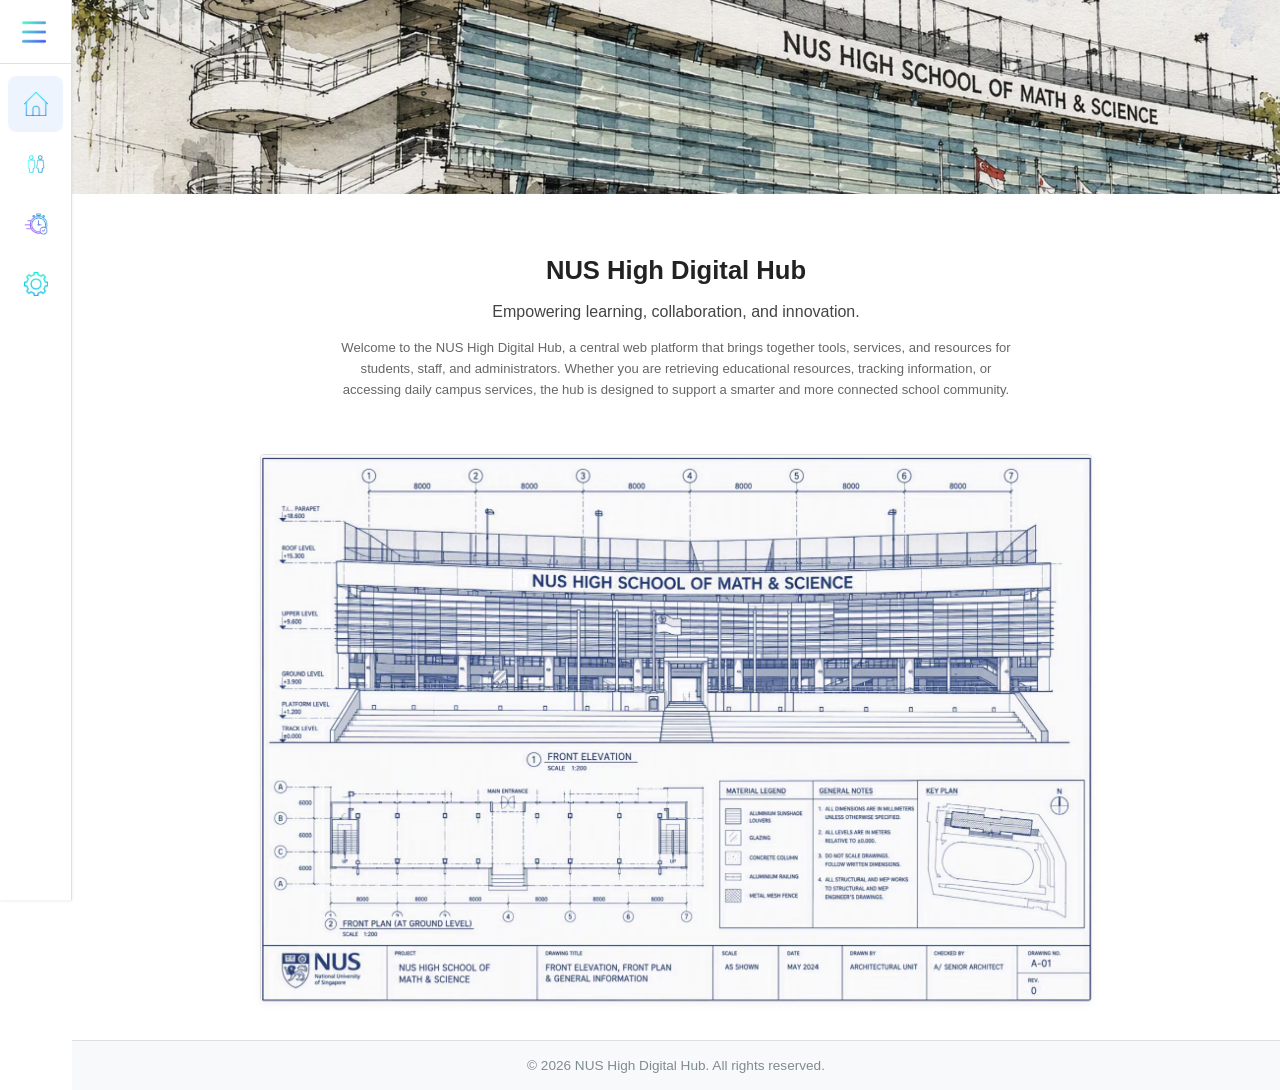
<file: index.html>
<!DOCTYPE html>
<html lang="en">
<head>
    <meta charset="UTF-8">
    <meta name="viewport" content="width=device-width, initial-scale=1.0">
    <title>NUSH Digital Hub</title>
    <link rel="stylesheet" href="css/styles.css">
    <meta name="description" content="School Digital Hub - Access digital tools for washroom management, exam clock, and more.">
</head>
<body>
    <!-- Sidebar Navigation -->
    <aside class="sidebar sidebar--collapsed" role="navigation" aria-label="Main navigation">
        <div class="sidebar__header">
            <button class="sidebar__toggle" aria-label="Toggle navigation menu" title="Toggle menu">
                <img src="images/menu.png" alt="Menu" class="menu-toggle-img">
            </button>
        </div>
        <nav class="sidebar__nav">
            <ul class="sidebar__nav-list" role="list">
                <li class="sidebar__nav-item">
                    <a href="index.html" class="sidebar__nav-link sidebar__nav-link--active" aria-current="page">
                        <span class="sidebar__nav-icon"><img src="images/home.png" alt="" class="nav-icon-img"></span>
                        <span class="sidebar__nav-text">Home</span>
                    </a>
                </li>
                <li class="sidebar__nav-item">
                    <a href="tools/washroom.html" class="sidebar__nav-link">
                        <span class="sidebar__nav-icon"><img src="images/toilet-signs.png" alt="" class="nav-icon-img"></span>
                        <span class="sidebar__nav-text">Washroom Pass</span>
                    </a>
                </li>
                <li class="sidebar__nav-item">
                    <a href="tools/exam-clock.html" class="sidebar__nav-link">
                        <span class="sidebar__nav-icon"><img src="images/clock.png" alt="" class="nav-icon-img"></span>
                        <span class="sidebar__nav-text">Exam Clock</span>
                    </a>
                </li>
                <li class="sidebar__nav-item">
                    <a href="#" class="sidebar__nav-link">
                        <span class="sidebar__nav-icon"><img src="images/gear.png" alt="" class="nav-icon-img"></span>
                        <span class="sidebar__nav-text">Admin Settings</span>
                    </a>
                </li>
            </ul>
        </nav>
    </aside>

    <!-- Mobile Overlay -->
    <div class="sidebar-overlay" aria-hidden="true"></div>

    <!-- Main Content -->
    <main class="main-content expanded" role="main">
        <!-- Banner, text, blueprint, and footer stay here -->
        <div class="banner">
            <img src="images/nus-high-banner.png" alt="NUS High School of Math & Science" class="banner__img">
        </div>

        <!-- Paragraph Container -->
<div class="content container text-center">
    <h1 class="content__title">NUS High Digital Hub</h1>
    <p class="content__tagline">Empowering learning, collaboration, and innovation.</p>
    <p class="content__description">
        Welcome to the NUS High Digital Hub, a central web platform that brings together tools, services, and resources for students, staff, and administrators. Whether you are retrieving educational resources, tracking information, or accessing daily campus services, the hub is designed to support a smarter and more connected school community.
    </p>
</div>

<!-- Image Container -->
<div class="container blueprint-container">
    <img src="images/nus-high-blueprint.png" alt="NUS High School Blueprint" class="content__img blueprint-img">
</div>

        <!-- Footer -->
        <footer class="footer" role="contentinfo">
            <p>© 2026 NUS High Digital Hub. All rights reserved.</p>
        </footer>
    </main>

    <script src="js/main.js"></script>
</body>
</html>
</file>
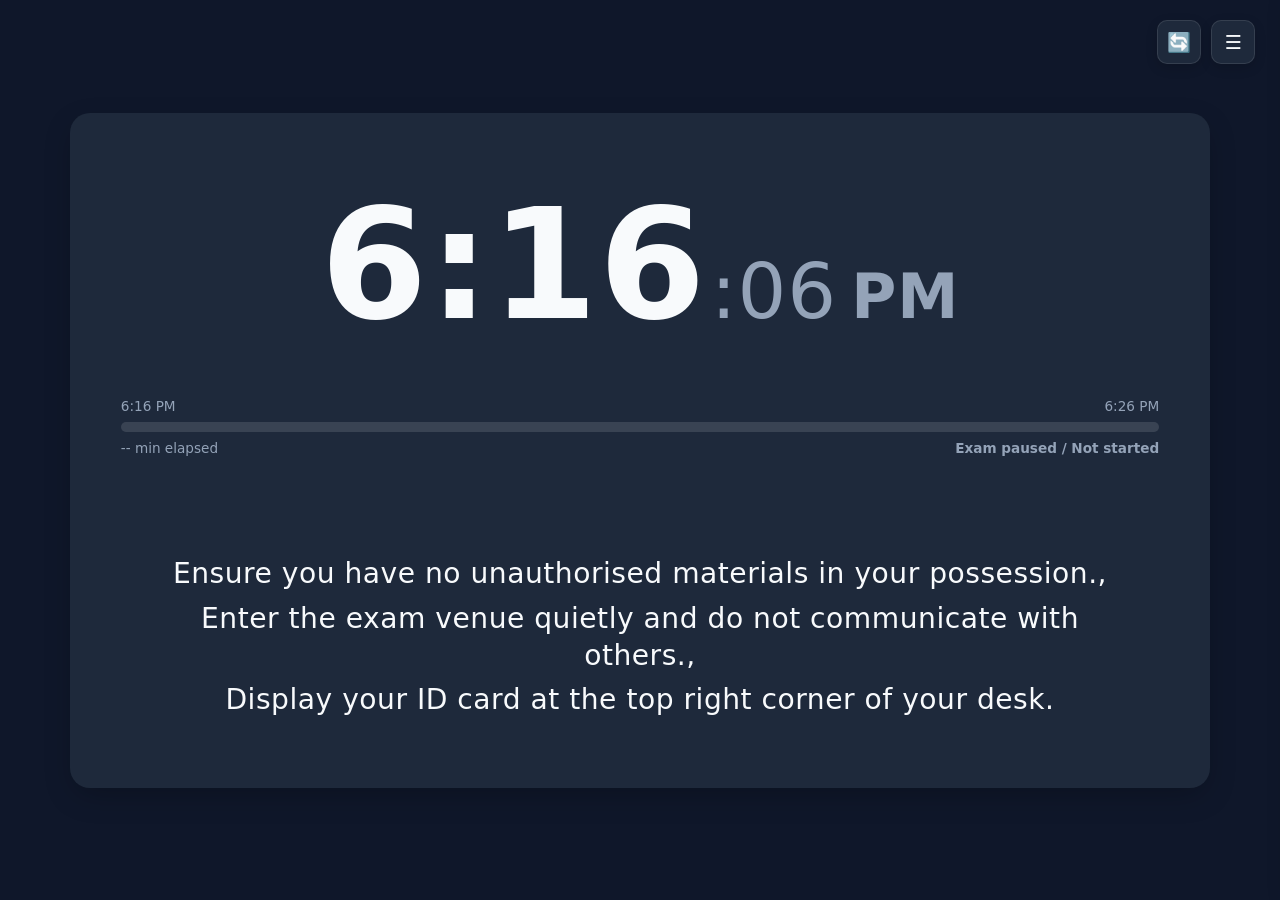
<file: tools/exam-clock.html>
<!DOCTYPE html>
<html lang="en">
<head>
    <meta charset="UTF-8">
    <meta name="viewport" content="width=device-width, initial-scale=1.0">
    <title>Exam Clock</title>
    <!-- 
      ========================================================================
      STYLESHEET SECTION (CSS)
      ========================================================================
      Modify colors, typography, layout, and sidebar drawer styles here.
    -->
    <style>
        :root {
            --bg-color: #0f172a;       /* Dark theme background */
            --card-bg: #1e293b;        /* Card background */
            --text-color: #f8fafc;     /* Primary text color */
            --text-muted: #94a3b8;     /* Secondary/muted text color */
            --accent-color: #f8fafc;   /* White/light elapsed bar color */
            --remaining-color: rgba(255, 255, 255, 0.12); /* Neutral background before last 5 mins */
            --danger-color: #ef4444;   /* Red warning color for last 5 mins */
            --border-color: rgba(255, 255, 255, 0.1);
        }

        /* Light theme overrides with custom selected button & elapsed bar styling */
        body.light-theme {
            --bg-color: #f1f5f9;
            --card-bg: #ffffff;
            --text-color: #0f172a;
            --text-muted: #64748b;
            --accent-color: #555a63; /* Light theme elapsed progress bar color */
            --remaining-color: rgba(0, 0, 0, 0.25);
            --border-color: rgba(0, 0, 0, 0.15);
        }

        * {
            box-sizing: border-box;
            margin: 0;
            padding: 0;
            font-family: system-ui, -apple-system, BlinkMacSystemFont, 'Segoe UI', Roboto, Oxygen, Ubuntu, Cantarell, sans-serif;
        }

        body {
            background-color: var(--bg-color);
            color: var(--text-color);
            min-height: 100vh;
            display: flex;
            flex-direction: column;
            justify-content: center;
            align-items: center;
            padding: 20px;
            transition: background-color 0.3s, color 0.3s;
            overflow-x: hidden;
            position: relative;
        }

        /* Top-Right Corner Controls */
        .page-top-actions {
            position: absolute;
            top: 20px;
            right: 25px;
            display: flex;
            gap: 10px;
            z-index: 100;
        }

        .icon-btn {
            background: var(--card-bg);
            border: 1px solid var(--border-color);
            color: var(--text-color);
            width: 44px;
            height: 44px;
            border-radius: 10px;
            cursor: pointer;
            font-size: 1.2rem;
            display: flex;
            align-items: center;
            justify-content: center;
            box-shadow: 0 4px 12px rgba(0,0,0,0.15);
            transition: background-color 0.2s, transform 0.1s;
        }
        .icon-btn:hover { background-color: rgba(128, 128, 128, 0.1); }
        .icon-btn:active { transform: scale(0.95); }

       /* Main Wrapper Card - Now flexible and fills the available screen */
        .clock-container {
            background-color: var(--card-bg);
            border-radius: 20px;
            padding: 5vh 4vw; /* Scales dynamically based on viewport height and width */
            box-shadow: 0 10px 30px -5px rgba(0, 0, 0, 0.25);
            width: 92%;       /* Takes up most of the screen width */
            max-width: 1400px; /* Allows it to expand large on big monitors */
            min-height: 75vh;  /* Ensures it maintains a prominent presence */
            display: flex;
            flex-direction: column;
            justify-content: space-around; /* Distributes vertical space nicely */
            position: relative;
            transition: background-color 0.3s;
        }

       /* Main Clock Display - Uses clamp() to fluidly scale with screen width */
        .timer-display {
            font-size: clamp(4rem, 12vw, 11rem); /* Scales from 4rem up to a massive 11rem on large displays */
            font-weight: 700;
            letter-spacing: 2px;
            font-variant-numeric: tabular-nums;
            color: var(--text-color);
            line-height: 1.1;
            display: flex;
            justify-content: center;
            align-items: baseline;
            gap: 4px;
        }

        /* Main Clock Display - Scales every part (hours, minutes, seconds, AM/PM) fluidly with screen size */
        .timer-display {
            font-size: clamp(4rem, 12vw, 13rem); /* Scales smoothly from small screens to huge monitors */
            font-weight: 700;
            letter-spacing: 1px;
            font-variant-numeric: tabular-nums;
            color: var(--text-color);
            line-height: 1.1;
            display: flex;
            justify-content: center;
            align-items: baseline;
            gap: 4px;
        }

        /* Seconds scale proportionally relative to the main clock size */
        .time-sec {
            font-size: 0.5em; /* Exactly half the size of the hours/minutes */
            color: var(--text-muted);
            font-weight: 500;
        }

        /* AM/PM scales proportionally relative to the main clock size */
        .time-ampm {
            font-size: 0.4em; /* Scales proportionally with the clock */
            color: var(--text-muted);
            font-weight: 600;
            margin-left: 10px;
        }

        /* Timeline / Progress Bar Section */
        .timeline-section {
            margin-bottom: 35px;
        }

        .timeline-header-info {
            display: flex;
            justify-content: space-between;
            font-size: 0.85rem;
            color: var(--text-muted);
            margin-bottom: 8px;
        }

        .timeline-bar-container {
            width: 100%;
            height: 10px;
            background-color: var(--remaining-color);
            border-radius: 5px;
            overflow: visible;
            position: relative;
            transition: background-color 0.3s;
        }

        .timeline-bar-fill {
            height: 100%;
            background-color: var(--accent-color);
            width: 0%;
            border-top-left-radius: 5px;
            border-bottom-left-radius: 5px;
            position: absolute;
            top: 0;
            left: 0;
            transition: background-color 0.3s;
        }

        .timeline-indicator-line {
            position: absolute;
            top: -4px;
            width: 2px;
            height: 18px;
            background-color: var(--text-color);
            transform: translateX(-50%);
            z-index: 5;
            display: none;
            box-shadow: 0 0 4px rgba(0,0,0,0.5);
        }

        .timeline-footer-info {
            display: flex;
            justify-content: space-between;
            font-size: 0.85rem;
            color: var(--text-muted);
            margin-top: 8px;
            align-items: center;
        }

        #statusLabel {
            font-weight: 600;
            font-size: 0.85rem;
            transition: color 0.3s, font-size 0.3s;
        }

        /* Warning state: Status label turns red and gets slightly bigger */
        #statusLabel.warning {
            color: var(--danger-color);
            font-size: 1.05rem;
        }

        /* ====================================================================
           FLEXIBLE ON-SCREEN INSTRUCTIONS SECTION
           ==================================================================== */
        .instructions-display {
            text-align: center;
            min-height: 80px;
            display: flex;
            flex-direction: column;
            justify-content: center;
            gap: 8px;
            margin-top: 2vh;
            padding: 0 20px;
        }

        .instruction-line {
            /* Uses clamp() to fluidly scale text size based on screen width (from 1rem up to 2.2rem) */
            font-size: clamp(1rem, 2.2vw, 2.2rem);
            color: var(--text-color);
            font-weight: 400;
            line-height: 1.3;
            letter-spacing: 0.5px;
        }

        /* ====================================================================
           SIDEBAR DRAWER & OVERLAY STYLES
           ==================================================================== */
        .sidebar-overlay {
            position: fixed;
            top: 0;
            left: 0;
            width: 100%;
            height: 100%;
            background: rgba(0, 0, 0, 0.5);
            backdrop-filter: blur(2px);
            z-index: 999;
            opacity: 0;
            visibility: hidden;
            transition: opacity 0.3s ease, visibility 0.3s ease;
        }

        .sidebar-overlay.open {
            opacity: 1;
            visibility: visible;
        }

        .sidebar-drawer {
            position: fixed;
            top: 0;
            right: -420px;
            width: 100%;
            max-width: 400px;
            height: 100%;
            background-color: var(--card-bg);
            border-left: 1px solid var(--border-color);
            box-shadow: -5px 0 25px rgba(0, 0, 0, 0.3);
            z-index: 1000;
            display: flex;
            flex-direction: column;
            transition: right 0.3s cubic-bezier(0.4, 0, 0.2, 1);
            padding: 25px;
            overflow-y: auto;
        }

        .sidebar-drawer.open {
            right: 0;
        }

        .sidebar-header {
            display: flex;
            justify-content: space-between;
            align-items: center;
            margin-bottom: 25px;
            border-bottom: 1px solid var(--border-color);
            padding-bottom: 15px;
        }

        .sidebar-title {
            font-size: 1.1rem;
            font-weight: 600;
            color: var(--text-color);
        }

        .close-sidebar-btn {
            background: transparent;
            border: none;
            color: var(--text-muted);
            font-size: 1.5rem;
            cursor: pointer;
        }
        .close-sidebar-btn:hover { color: var(--text-color); }

        .sidebar-section {
            margin-bottom: 22px;
        }

        .sub-section-header {
            display: flex;
            justify-content: space-between;
            align-items: baseline;
            margin-bottom: 8px;
        }

        .sub-section-title {
            font-size: 0.85rem;
            font-weight: 600;
            color: var(--text-muted);
            text-transform: uppercase;
        }

        .input-duration-hint {
            font-size: 0.8rem;
            color: var(--text-muted);
            opacity: 0.7;
            font-weight: normal;
        }

        .control-input {
            width: 100%;
            background: rgba(128, 128, 128, 0.1);
            border: 1px solid var(--border-color);
            color: var(--text-color);
            padding: 10px 12px;
            border-radius: 8px;
            font-size: 0.95rem;
            outline: none;
        }
        body.light-theme .control-input { background: #f8fafc; }

        .btn-row {
            display: flex;
            gap: 6px;
            flex-wrap: wrap;
        }

        .badge-btn {
            background: transparent;
            border: 1px solid var(--border-color);
            color: var(--text-color);
            padding: 8px 12px;
            border-radius: 8px;
            font-size: 0.85rem;
            cursor: pointer;
            font-weight: 600;
            flex: 1;
            transition: background-color 0.2s, color 0.2s;
        }
        body.light-theme .badge-btn {
            background: rgba(0, 0, 0, 0.04);
            color: #0f172a;
            border-color: #cbd5e1;
        }

        /* In light theme, only the selected/active button background changes to #555a63 */
        .badge-btn.active {
            background-color: var(--text-color);
            color: var(--card-bg);
            border-color: var(--text-color);
        }
        body.light-theme .badge-btn.active {
            background-color: #555a63;
            color: #ffffff;
            border-color: #555a63;
        }

        .primary-action-btn {
            width: 100%;
            background-color: #1e293b;
            color: #ffffff;
            border: none;
            padding: 12px 20px;
            border-radius: 8px;
            font-weight: 600;
            cursor: pointer;
            display: flex;
            align-items: center;
            justify-content: center;
            gap: 8px;
            margin-top: 10px;
        }
        body.light-theme .primary-action-btn {
            background-color: #555a63;
            color: #ffffff;
        }

        .textarea-instructions {
            width: 100%;
            background: rgba(128, 128, 128, 0.1);
            border: 1px solid var(--border-color);
            color: var(--text-color);
            padding: 12px;
            border-radius: 8px;
            font-size: 0.9rem;
            resize: vertical;
            min-height: 80px;
        }
        body.light-theme .textarea-instructions { background: #f8fafc; }

        .chip-container {
            display: flex;
            gap: 6px;
            flex-wrap: wrap;
            margin-top: 8px;
        }

        .chip {
            background: transparent;
            border: 1px solid var(--border-color);
            color: var(--text-muted);
            padding: 6px 10px;
            border-radius: 16px;
            font-size: 0.75rem;
            cursor: pointer;
        }
        .chip:hover { border-color: var(--text-color); color: var(--text-color); }

        .checkbox-row {
            display: flex;
            align-items: center;
            font-size: 0.9rem;
            color: var(--text-color);
        }
        .checkbox-row label {
            display: flex;
            align-items: center;
            gap: 8px;
            cursor: pointer;
        }
    </style>
</head>
<body>

    <!-- Top Right Corner Controls (Hamburger & Reset) -->
    <div class="page-top-actions">
        <button class="icon-btn" id="resetTopBtn" title="Reset Exam">🔄</button>
        <button class="icon-btn" id="hamburgerBtn" title="Groups and options">☰</button>
    </div>

    <!-- Sliding Sidebar Drawer & Overlay -->
    <div class="sidebar-overlay" id="sidebarOverlay"></div>

    <div class="sidebar-drawer" id="sidebarDrawer">
        <div class="sidebar-header">
            <span class="sidebar-title">Groups and options</span>
            <button class="close-sidebar-btn" id="closeSidebarBtn">&times;</button>
        </div>

        <!-- 1. Start Time -->
        <div class="sidebar-section">
            <div class="sub-section-title" style="margin-bottom: 8px;">Start time</div>
            <input type="time" id="startTimeInput" class="control-input">
        </div>

        <!-- 2. End Time -->
        <div class="sidebar-section">
            <div class="sub-section-header">
                <span class="sub-section-title">End time</span>
                <span class="input-duration-hint" id="durationHint">-- min</span>
            </div>
            <input type="time" id="endTimeInput" class="control-input">
        </div>

        <!-- 3. On-Screen Instructions Editor -->
        <div class="sidebar-section">
            <div class="sub-section-title" style="margin-bottom: 8px;">On-screen instructions</div>
            <textarea class="textarea-instructions" id="instructionTextarea">
                Ensure you have no unauthorised materials in your possession., 
                Enter the exam venue quietly and do not communicate with others.,
            Display your ID card at the top right corner of your desk.</textarea>
            <div class="chip-container">
                <button class="chip" onclick="addInstructionChip('Ensure you have no unauthorised materials in your possession.')">+ Ensure you have no unauthorised materials in your possession.</button>
                <button class="chip" onclick="addInstructionChip('Enter the exam venue quietly and do not communicate with others.')">+ Enter the exam venue quietly and do not communicate with others.</button>
                <button class="chip" onclick="addInstructionChip('Display your ID card at the top right corner of your desk.')">+ Display your ID card at the top right corner of your desk.</button>
            </div>
        </div>

        <!-- 4. Clock Display Settings -->
        <div class="sidebar-section">
            <div class="sub-section-title" style="margin-bottom: 8px;">Clock display</div>
            <div class="checkbox-row">
                <label><input type="checkbox" id="showSecondsCheckbox" checked> Show seconds</label>
            </div>
        </div>

        <!-- 5. Time Format -->
        <div class="sidebar-section">
            <div class="sub-section-title" style="margin-bottom: 8px;">Time format</div>
            <div class="btn-row">
                <button class="badge-btn" id="format24hBtn">24-hour</button>
                <button class="badge-btn active" id="format12hBtn">12-hour (AM/PM)</button>
            </div>
        </div>

        <!-- 6. Theme Switcher -->
        <div class="sidebar-section">
            <div class="sub-section-title" style="margin-bottom: 8px;">Panel theme</div>
            <div class="btn-row">
                <button class="badge-btn active" id="darkThemeBtn">Dark theme</button>
                <button class="badge-btn" id="lightThemeBtn">Light theme</button>
            </div>
        </div>

        <!-- 7. Fullscreen Action -->
        <div class="sidebar-section" style="margin-top: auto;">
            <button class="primary-action-btn" id="fullscreenBtn">
                ⤢ Full screen
            </button>
        </div>
    </div>

    <!-- Main Clean Clock Screen -->
    <div class="clock-container" id="clockContainer">
        
        <!-- Main Clock Display Area -->
        <div class="clock-display-area">
            <div class="timer-display" id="mainClockDisplay">
                7:44<span class="time-sec">:47</span><span class="time-ampm">PM</span>
            </div>
        </div>

        <!-- Running Timeline / Progress Bar -->
        <div class="timeline-section">
            <div class="timeline-header-info">
                <span id="startTimeLabel">--:--</span>
                <span id="endTimeLabel">--:--</span>
            </div>
            <div class="timeline-bar-container" id="timelineBarContainer">
                <div class="timeline-bar-fill" id="timelineBarFill"></div>
                <div class="timeline-indicator-line" id="timelineIndicatorLine"></div>
            </div>
            <div class="timeline-footer-info">
                <span id="elapsedTimeLabel">-- min elapsed</span>
                <span id="statusLabel">Set start and end time</span>
            </div>
        </div>

        <!-- On-Screen Instructions Display -->
        <div class="instructions-display" id="instructionsDisplayBox">
            <div class="instruction-line">Phones off, in bags</div>
            <div class="instruction-line">No candidate may leave before 10:00</div>
        </div>

    </div>

    <!-- 
      ========================================================================
      JAVASCRIPT LOGIC SECTION
      ========================================================================
      Handles countdown states, status label warning triggers for last 5 minutes, 
      and sidebar management.
    -->
    <script>
        document.addEventListener('DOMContentLoaded', () => {
            // --- State Variables ---
            const startTimeInput = document.getElementById('startTimeInput');
            const endTimeInput = document.getElementById('endTimeInput');
            const showSecondsCheckbox = document.getElementById('showSecondsCheckbox');
            const durationHint = document.getElementById('durationHint');
            const mainClockDisplay = document.getElementById('mainClockDisplay');
            const statusLabel = document.getElementById('statusLabel');
            
            let is12HourFormat = true;
            let isConfigured = false;

            // Initialize default start and end times
            function initDefaultTimes() {
                const now = new Date();
                const hh = String(now.getHours()).padStart(2, '0');
                const mm = String(now.getMinutes()).padStart(2, '0');
                startTimeInput.value = `${hh}:${mm}`;

                let endDate = new Date(now.getTime() + 10 * 60000);
                const endHh = String(endDate.getHours()).padStart(2, '0');
                const endMm = String(endDate.getMinutes()).padStart(2, '0');
                endTimeInput.value = `${endHh}:${endMm}`;
                
                isConfigured = false;
            }
            initDefaultTimes();

            // --- Helper: Format Time into 12h or 24h with smaller spans ---
            function formatClockHtml(date) {
                let hours = date.getHours();
                let minutes = date.getMinutes();
                let seconds = date.getSeconds();
                let ampmHtml = '';

                if (is12HourFormat) {
                    let ampmStr = hours >= 12 ? 'PM' : 'AM';
                    ampmHtml = `<span class="time-ampm">${ampmStr}</span>`;
                    hours = hours % 12;
                    hours = hours ? hours : 12; 
                } else {
                    hours = String(hours).padStart(2, '0');
                }

                const hh = hours;
                const mm = String(minutes).padStart(2, '0');
                const ss = String(seconds).padStart(2, '0');

                let secondsHtml = showSecondsCheckbox.checked ? `<span class="time-sec">:${ss}</span>` : '';

                return `${hh}:${mm}${secondsHtml}${ampmHtml}`;
            }

            // --- Helper: Format Date object to HH:MM (12h format string for labels) ---
            function formatLabelTime(date) {
                let hours = date.getHours();
                let minutes = date.getMinutes();
                let ampm = hours >= 12 ? ' PM' : ' AM';
                hours = hours % 12;
                hours = hours ? hours : 12;
                return `${hours}:${String(minutes).padStart(2, '0')}${ampm}`;
            }

            // --- Main Engine: Updates Every Second ---
            function updateExamClock() {
                const now = new Date();
                
                mainClockDisplay.innerHTML = formatClockHtml(now);

                if (!startTimeInput.value || !endTimeInput.value) return;

                const [startHours, startMins] = startTimeInput.value.split(':').map(Number);
                const [endHours, endMins] = endTimeInput.value.split(':').map(Number);
                
                let startDate = new Date(now);
                startDate.setHours(startHours || 0, startMins || 0, 0, 0);

                let endDate = new Date(now);
                endDate.setHours(endHours || 0, endMins || 0, 0, 0);

                if (endDate <= startDate) {
                    endDate.setDate(endDate.getDate() + 1);
                }

                let diffMs = endDate - startDate;
                let totalMins = Math.round(diffMs / 60000);
                let hoursPart = Math.floor(totalMins / 60);
                let minsPart = totalMins % 60;
                
                if (hoursPart > 0) {
                    durationHint.textContent = `${hoursPart}h ${minsPart}m`;
                } else {
                    durationHint.textContent = `${minsPart} min`;
                }

                document.getElementById('startTimeLabel').textContent = formatLabelTime(startDate);
                document.getElementById('endTimeLabel').textContent = formatLabelTime(endDate);

                if (!isConfigured) {
                    document.getElementById('elapsedTimeLabel').textContent = `-- min elapsed`;
                    statusLabel.textContent = "Exam paused / Not started";
                    statusLabel.classList.remove('warning');
                    return;
                }

                const currentTimeMs = now.getTime();
                const startTimeMs = startDate.getTime();
                const endTimeMs = endDate.getTime();

                const elapsedMs = currentTimeMs - startTimeMs;
                const totalDurationMs = endTimeMs - startTimeMs;

                const elapsedMins = Math.floor(elapsedMs / 60000);
                const remainingMs = endTimeMs - currentTimeMs;
                const remainingSecs = Math.ceil(remainingMs / 1000);

                const elapsedTimeLabel = document.getElementById('elapsedTimeLabel');
                const timelineBarFill = document.getElementById('timelineBarFill');
                const timelineIndicatorLine = document.getElementById('timelineIndicatorLine');
                const timelineBarContainer = document.getElementById('timelineBarContainer');

                if (currentTimeMs < startTimeMs) {
                    const diffToStartMs = startTimeMs - currentTimeMs;
                    const diffToStartMins = Math.ceil(diffToStartMs / 60000);
                    
                    elapsedTimeLabel.textContent = `Starts in ${diffToStartMins} min${diffToStartMins !== 1 ? 's' : ''}`;
                    statusLabel.textContent = "Upcoming exam";
                    timelineBarFill.style.width = '0%';
                    timelineIndicatorLine.style.display = 'none';
                    timelineBarContainer.style.backgroundColor = 'var(--remaining-color)';
                    statusLabel.classList.remove('warning');

                } else if (currentTimeMs >= startTimeMs && currentTimeMs <= endTimeMs) {
                    let progressPercent = (elapsedMs / totalDurationMs) * 100;
                    progressPercent = Math.min(Math.max(progressPercent, 0), 100);

                    timelineBarFill.style.width = `${progressPercent}%`;
                    timelineIndicatorLine.style.left = `${progressPercent}%`;
                    timelineIndicatorLine.style.display = 'block';

                    elapsedTimeLabel.textContent = `${Math.max(elapsedMins, 0)} min elapsed`;
                    
                    const remMins = Math.ceil(remainingSecs / 60);
                    statusLabel.textContent = `${remMins} min left`;

                    // If last 5 minutes (300 seconds), turn progress bar background & status label red
                    if (remainingSecs <= 300 && remainingSecs > 0) {
                        timelineBarContainer.style.backgroundColor = 'var(--danger-color)';
                        statusLabel.classList.add('warning');
                    } else {
                        timelineBarContainer.style.backgroundColor = 'var(--remaining-color)';
                        statusLabel.classList.remove('warning');
                    }

                } else {
                    timelineBarFill.style.width = '100%';
                    timelineIndicatorLine.style.display = 'none';
                    elapsedTimeLabel.textContent = `${Math.round(totalDurationMs / 60000)} min elapsed`;
                    statusLabel.textContent = "Paper finished";
                    timelineBarContainer.style.backgroundColor = 'var(--remaining-color)';
                    statusLabel.classList.remove('warning');
                }
            }

            setInterval(updateExamClock, 1000);
            updateExamClock();

            // --- Sidebar Toggle Logic ---
            const hamburgerBtn = document.getElementById('hamburgerBtn');
            const sidebarDrawer = document.getElementById('sidebarDrawer');
            const sidebarOverlay = document.getElementById('sidebarOverlay');
            const closeSidebarBtn = document.getElementById('closeSidebarBtn');

            function openSidebar() {
                sidebarDrawer.classList.add('open');
                sidebarOverlay.classList.add('open');
            }

            function closeSidebar() {
                sidebarDrawer.classList.remove('open');
                sidebarOverlay.classList.remove('open');
                isConfigured = true;
                updateExamClock();
            }

            if (hamburgerBtn) hamburgerBtn.addEventListener('click', openSidebar);
            if (closeSidebarBtn) closeSidebarBtn.addEventListener('click', closeSidebar);
            if (sidebarOverlay) sidebarOverlay.addEventListener('click', closeSidebar);

            // --- Interactive Controls & Event Listeners ---
            const instructionTextarea = document.getElementById('instructionTextarea');
            const instructionsDisplayBox = document.getElementById('instructionsDisplayBox');

            function updateInstructionsDisplay() {
                const lines = instructionTextarea.value.split('\n');
                instructionsDisplayBox.innerHTML = lines.map(line => `<div class="instruction-line">${line}</div>`).join('');
            }

            instructionTextarea.addEventListener('input', updateInstructionsDisplay);
            updateInstructionsDisplay();

            window.addInstructionChip = function(text) {
                const currentVal = instructionTextarea.value;
                instructionTextarea.value = currentVal ? currentVal + '\n' + text : text;
                updateInstructionsDisplay();
            };

            // Time format toggles
            document.getElementById('format12hBtn').addEventListener('click', (e) => {
                is12HourFormat = true;
                document.getElementById('format12hBtn').classList.add('active');
                document.getElementById('format24hBtn').classList.remove('active');
                updateExamClock();
            });

            document.getElementById('format24hBtn').addEventListener('click', (e) => {
                is12HourFormat = false;
                document.getElementById('format24hBtn').classList.add('active');
                document.getElementById('format12hBtn').classList.remove('active');
                updateExamClock();
            });

            // Theme Switcher
            document.getElementById('darkThemeBtn').addEventListener('click', () => {
                document.body.classList.remove('light-theme');
                document.getElementById('darkThemeBtn').classList.add('active');
                document.getElementById('lightThemeBtn').classList.remove('active');
            });

            document.getElementById('lightThemeBtn').addEventListener('click', () => {
                document.body.classList.add('light-theme');
                document.getElementById('lightThemeBtn').classList.add('active');
                document.getElementById('darkThemeBtn').classList.remove('active');
            });

            // Reset Button
            document.getElementById('resetTopBtn').addEventListener('click', () => {
                initDefaultTimes();
                statusLabel.classList.remove('warning');
                updateExamClock();
            });

            // Fullscreen Toggle
            document.getElementById('fullscreenBtn').addEventListener('click', () => {
                const container = document.documentElement;
                if (!document.fullscreenElement) {
                    container.requestFullscreen().catch(err => alert(err.message));
                } else {
                    document.exitFullscreen();
                }
            });

            startTimeInput.addEventListener('change', () => { isConfigured = true; updateExamClock(); });
            endTimeInput.addEventListener('change', () => { isConfigured = true; updateExamClock(); });
            showSecondsCheckbox.addEventListener('change', updateExamClock);
        });
    </script>
</body>
</html>
</file>
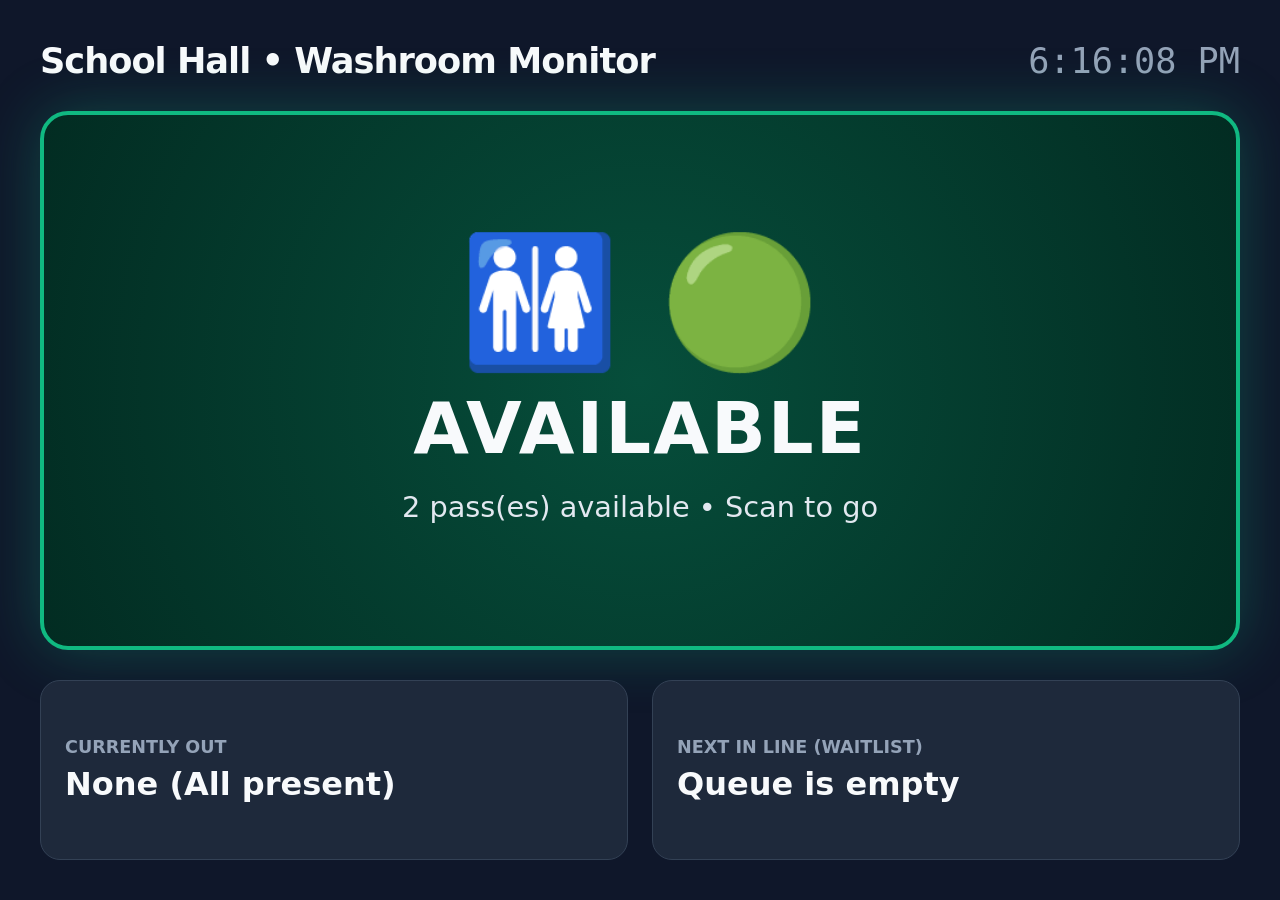
<file: tools/tv.html>
<!DOCTYPE html>
<html lang="en">
<head>
  <meta charset="UTF-8" />
  <meta name="viewport" content="width=device-width, initial-scale=1.0" />
  <title>Washroom Pass</title>
  <style>
    :root {
      --bg: #0f172a;
      --card-bg: #1e293b;
      --text: #f8fafc;
      --text-muted: #94a3b8;
      --green: #10b981;
      --red: #ef4444;
      --yellow: #f59e0b;
    }

    * { box-sizing: border-box; margin: 0; padding: 0; font-family: system-ui, sans-serif; }
    body {
      background: var(--bg);
      color: var(--text);
      height: 100vh;
      display: flex;
      flex-direction: column;
      padding: 40px;
      overflow: hidden;
    }

    header {
      display: flex;
      justify-content: space-between;
      align-items: center;
      margin-bottom: 30px;
    }

    .room-title { font-size: 2.2rem; font-weight: 800; letter-spacing: -1px; }
    .clock { font-size: 2.2rem; font-family: monospace; color: var(--text-muted); }

    /* Traffic Sign Banner */
    .traffic-sign {
      flex: 1;
      border-radius: 28px;
      display: flex;
      flex-direction: column;
      justify-content: center;
      align-items: center;
      gap: 20px;
      transition: all 0.4s ease;
      box-shadow: 0 20px 50px rgba(0,0,0,0.4);
      text-align: center;
    }

    .status-green {
      background: radial-gradient(circle at center, #064e3b 0%, #022c22 100%);
      border: 4px solid var(--green);
      box-shadow: 0 0 60px rgba(16, 185, 129, 0.3);
    }

    .status-red {
      background: radial-gradient(circle at center, #7f1d1d 0%, #450a0a 100%);
      border: 4px solid var(--red);
      box-shadow: 0 0 60px rgba(239, 68, 68, 0.3);
    }

    .icon {
      font-size: 8rem;
      line-height: 1;
    }

    .status-headline {
      font-size: 4.5rem;
      font-weight: 900;
      text-transform: uppercase;
      letter-spacing: 2px;
    }

    .status-sub {
      font-size: 1.8rem;
      color: #e2e8f0;
      font-weight: 500;
    }

    /* Bottom Info Bar */
    .footer-grid {
      display: grid;
      grid-template-columns: 1fr 1fr;
      gap: 24px;
      margin-top: 30px;
      height: 180px;
    }

    .info-card {
      background: var(--card-bg);
      border-radius: 20px;
      padding: 24px;
      border: 1px solid #334155;
      display: flex;
      flex-direction: column;
      justify-content: center;
    }

    .card-label { font-size: 1.1rem; text-transform: uppercase; color: var(--text-muted); font-weight: 700; margin-bottom: 8px; }
    .card-val { font-size: 2rem; font-weight: 700; }
  </style>
</head>
<body>

  <header>
    <div class="room-title" id="venueLabel">School Hall &bull; Washroom Monitor</div>
    <div class="clock" id="liveClock">00:00:00</div>
  </header>

  <!-- Big Traffic Indicator -->
  <div id="trafficSign" class="traffic-sign status-green">
    <div class="icon" id="statusIcon">🚻 🟢</div>
    <div class="status-headline" id="statusText">AVAILABLE</div>
    <div class="status-sub" id="statusDetail">Pass is open &bull; Please scan before leaving</div>
  </div>

  <!-- Bottom Details -->
  <div class="footer-grid">
    <div class="info-card">
      <div class="card-label">Currently Out</div>
      <div class="card-val" id="activeNames">None</div>
    </div>
    <div class="info-card">
      <div class="card-label">Next in Line (Waitlist)</div>
      <div class="card-val" id="nextName">Queue is empty</div>
    </div>
  </div>

  <script>
    // Live Clock
    setInterval(() => {
      document.getElementById('liveClock').textContent = new Date().toLocaleTimeString();
    }, 1000);

    // Sync via LocalStorage / BroadcastChannel (works instantly across browser tabs)
    function refreshDisplay() {
      const active = JSON.parse(localStorage.getItem('passTracker_active') || '[]');
      const waitlist = JSON.parse(localStorage.getItem('passTracker_waitlist') || '[]');
      const limit = parseInt(localStorage.getItem('passTracker_limit') || '2', 10);
      const venue = localStorage.getItem('passTracker_venue') || 'School Hall';

      document.getElementById('venueLabel').textContent = `${venue} • Washroom Monitor`;

      const sign = document.getElementById('trafficSign');
      const icon = document.getElementById('statusIcon');
      const text = document.getElementById('statusText');
      const detail = document.getElementById('statusDetail');
      const activeNames = document.getElementById('activeNames');
      const nextName = document.getElementById('nextName');

      // Update Names
      activeNames.textContent = active.length > 0 
        ? active.map(s => `${s.name} (${s.class})`).join(', ')
        : "None (All present)";

      nextName.textContent = waitlist.length > 0 
        ? `${waitlist[0].name} (${waitlist[0].class})`
        : "Queue is empty";

      // Toggle Traffic Signal State
      if (active.length >= limit) {
        sign.className = "traffic-sign status-red";
        icon.textContent = "🚷 🔴";
        text.textContent = "OCCUPIED";
        detail.textContent = "Capacity reached • Please wait for your turn";
      } else {
        sign.className = "traffic-sign status-green";
        icon.textContent = "🚻 🟢";
        text.textContent = "AVAILABLE";
        detail.textContent = `${limit - active.length} pass(es) available • Scan to go`;
      }
    }

    // Listen for storage updates from the scanner screen
    window.addEventListener('storage', refreshDisplay);
    setInterval(refreshDisplay, 2000); // Polling backup
    refreshDisplay();
  </script>
</body>
</html>
</file>
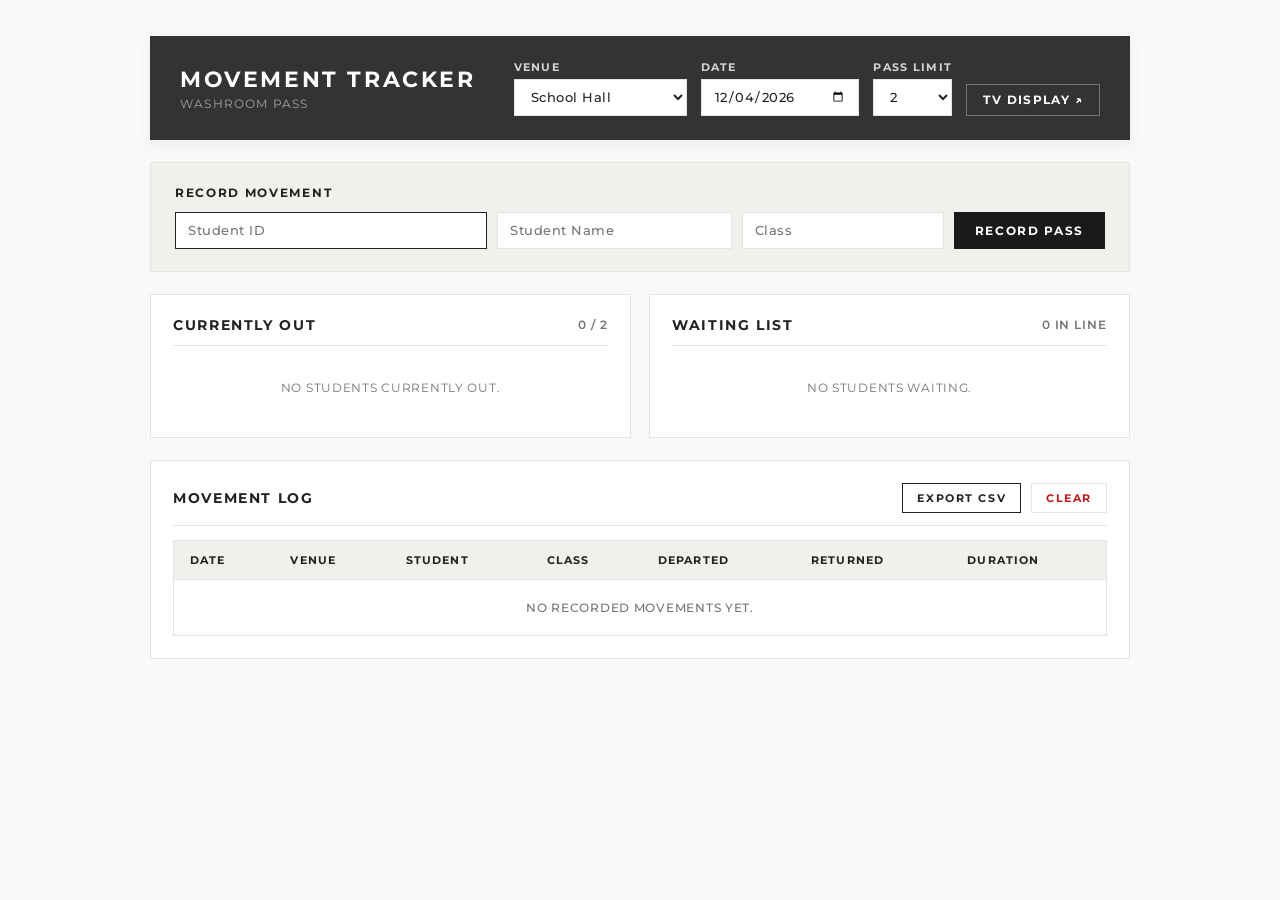
<file: tools/washroom.html>
<!DOCTYPE html>
<html lang="en">
<head>
  <meta charset="UTF-8" />
  <meta name="viewport" content="width=device-width, initial-scale=1.0" />
  <title>Student Movement Tracker</title>
  
  <!-- Google Fonts: Montserrat -->
  <link rel="preconnect" href="https://fonts.googleapis.com">
  <link rel="preconnect" href="https://fonts.gstatic.com" crossorigin>
  <link href="https://fonts.googleapis.com/css2?family=Montserrat:wght@400;500;600;700;800&display=swap" rel="stylesheet">

  <style>
    :root {
      --bg: #faf9f7;
      --surface: #ffffff;
      --stone-surface: #f2f0ec;
      --stone-banner: #333333;
      --border: #e5e3df;
      --border-dark: #222222;
      --text-dark: #222222;
      --text-muted: #737373;
      --text-light: #ffffff;
      
      --accent-black: #1a1a1a;
      --accent-gray: #4a4a4a;
      --warning: #b45309;
      --danger: #b91c1c;
      --success: #15803d;
    }

    * {
      box-sizing: border-box;
      margin: 0;
      padding: 0;
      font-family: 'Montserrat', -apple-system, BlinkMacSystemFont, "Segoe UI", Roboto, sans-serif;
    }

    html, body {
      width: 100%;
      overflow-x: hidden;
      background-color: var(--bg);
      color: var(--text-dark);
      -webkit-font-smoothing: antialiased;
    }

    body {
      padding: 36px 20px;
      display: flex;
      justify-content: center;
    }

    .container {
      width: 100%;
      max-width: 980px;
      display: flex;
      flex-direction: column;
      gap: 22px;
    }

    /* Top Banner Header */
    header {
      background: var(--stone-banner);
      color: var(--text-light);
      padding: 24px 30px;
      display: flex;
      justify-content: space-between;
      align-items: center;
      flex-wrap: wrap;
      gap: 20px;
      box-shadow: 0 4px 16px rgba(0, 0, 0, 0.06);
    }

    .header-title h1 {
      font-size: 1.35rem;
      font-weight: 700;
      letter-spacing: 0.12em;
      text-transform: uppercase;
      color: var(--text-light);
    }

    .header-title p {
      font-size: 0.75rem;
      letter-spacing: 0.1em;
      text-transform: uppercase;
      color: #a3a3a3;
      margin-top: 4px;
    }

    /* Controls Bar */
    .controls-bar {
      display: flex;
      gap: 14px;
      align-items: flex-end;
      flex-wrap: wrap;
    }

    .control-item {
      display: flex;
      flex-direction: column;
      gap: 5px;
    }

    .control-item label {
      font-size: 0.68rem;
      font-weight: 700;
      text-transform: uppercase;
      letter-spacing: 0.12em;
      color: #d4d4d4;
    }

    input, select {
      background: #ffffff;
      border: 1px solid var(--border);
      color: var(--text-dark);
      padding: 9px 12px;
      font-size: 0.8rem;
      letter-spacing: 0.04em;
      font-weight: 500;
      outline: none;
      transition: all 0.2s ease;
      max-width: 100%;
      border-radius: 0;
    }

    input:focus, select:focus {
      border-color: var(--border-dark);
    }

    /* Buttons */
    button, .btn-link {
      background: var(--accent-black);
      color: #ffffff;
      border: 1px solid var(--accent-black);
      padding: 10px 20px;
      font-size: 0.75rem;
      font-weight: 700;
      letter-spacing: 0.14em;
      text-transform: uppercase;
      cursor: pointer;
      transition: all 0.2s ease;
      white-space: nowrap;
      border-radius: 0;
      text-decoration: none;
      display: inline-flex;
      align-items: center;
      justify-content: center;
    }

    button:hover, .btn-link:hover {
      background: #ffffff;
      color: var(--accent-black);
    }

    /* Minimalist Header TV Button (Option 1) */
    .btn-tv {
      background: transparent;
      color: #ffffff;
      border: 1px solid #737373;
      padding: 8px 16px;
      font-size: 0.72rem;
      letter-spacing: 0.12em;
    }

    .btn-tv:hover {
      background: #ffffff;
      color: var(--accent-black);
      border-color: #ffffff;
    }

    .btn-outline {
      background: transparent;
      color: var(--text-dark);
      border: 1px solid var(--border-dark);
    }

    .btn-outline:hover {
      background: var(--accent-black);
      color: #ffffff;
    }

    .btn-danger-outline {
      background: transparent;
      color: var(--danger);
      border: 1px solid #e5e7eb;
      font-size: 0.7rem;
      padding: 7px 14px;
    }

    .btn-danger-outline:hover {
      background: var(--danger);
      color: #ffffff;
      border-color: var(--danger);
    }

    /* Entry Card */
    .entry-card {
      background: var(--stone-surface);
      border: 1px solid var(--border);
      padding: 22px 24px;
      display: flex;
      flex-direction: column;
      gap: 12px;
    }

    .section-label {
      font-size: 0.75rem;
      font-weight: 700;
      letter-spacing: 0.14em;
      text-transform: uppercase;
      color: var(--text-dark);
    }

    .input-row {
      display: grid;
      grid-template-columns: 2fr 1.5fr 1fr auto;
      gap: 10px;
    }

    /* Active & Waitlist Grid */
    .dashboard-grid {
      display: grid;
      grid-template-columns: 1fr 1fr;
      gap: 18px;
    }

    .panel {
      background: var(--surface);
      border: 1px solid var(--border);
      padding: 22px;
      display: flex;
      flex-direction: column;
      gap: 14px;
      min-width: 0;
    }

    .panel-header {
      display: flex;
      justify-content: space-between;
      align-items: center;
      padding-bottom: 12px;
      border-bottom: 1px solid var(--border);
    }

    .panel-title {
      font-size: 0.85rem;
      font-weight: 700;
      letter-spacing: 0.12em;
      text-transform: uppercase;
      color: var(--text-dark);
    }

    .panel-count {
      font-size: 0.72rem;
      color: var(--text-muted);
      letter-spacing: 0.08em;
      font-weight: 600;
      text-transform: uppercase;
    }

    /* Queue & Item Cards */
    .queue-list {
      list-style: none;
      display: flex;
      flex-direction: column;
      gap: 10px;
    }

    .student-row {
      display: flex;
      justify-content: space-between;
      align-items: center;
      padding: 12px 16px;
      background: var(--stone-surface);
      border: 1px solid var(--border);
      gap: 10px;
    }

    .student-info {
      display: flex;
      align-items: center;
      gap: 8px;
      flex-wrap: wrap;
    }

    .student-name {
      font-size: 0.85rem;
      font-weight: 600;
      letter-spacing: 0.02em;
      color: var(--text-dark);
    }

    .student-class {
      font-size: 0.68rem;
      font-weight: 700;
      letter-spacing: 0.08em;
      text-transform: uppercase;
      color: var(--text-muted);
      background: #ffffff;
      border: 1px solid var(--border);
      padding: 2px 6px;
      white-space: nowrap;
    }

    .student-id {
      font-size: 0.72rem;
      letter-spacing: 0.04em;
      color: var(--text-muted);
    }

    .timer {
      font-family: 'Montserrat', monospace;
      font-size: 0.82rem;
      font-weight: 700;
      letter-spacing: 0.06em;
      padding: 4px 8px;
      background: #ffffff;
      border: 1px solid var(--border);
      white-space: nowrap;
    }

    .timer.normal { color: var(--text-dark); }
    .timer.warning { color: var(--warning); border-color: var(--warning); }
    .timer.danger { color: var(--danger); border-color: var(--danger); }

    .btn-return {
      padding: 6px 14px;
      font-size: 0.68rem;
      background: #ffffff;
      color: var(--text-dark);
      border: 1px solid var(--border-dark);
    }

    .btn-return:hover {
      background: var(--accent-black);
      color: #ffffff;
    }

    .empty-state {
      font-size: 0.75rem;
      letter-spacing: 0.06em;
      text-transform: uppercase;
      color: var(--text-muted);
      padding: 20px 0;
      text-align: center;
    }

    /* Scrollable Table */
    .table-container {
      width: 100%;
      overflow-x: auto;
      -webkit-overflow-scrolling: touch;
      border: 1px solid var(--border);
    }

    table {
      width: 100%;
      min-width: 600px;
      border-collapse: collapse;
      font-size: 0.78rem;
      text-align: left;
    }

    th, td {
      padding: 12px 16px;
      border-bottom: 1px solid var(--border);
      white-space: nowrap;
    }

    th {
      font-weight: 700;
      font-size: 0.7rem;
      text-transform: uppercase;
      letter-spacing: 0.1em;
      color: var(--text-dark);
      background: var(--stone-surface);
    }

    td {
      font-weight: 500;
      letter-spacing: 0.02em;
    }

    tr:last-child td {
      border-bottom: none;
    }

    .history-actions {
      display: flex;
      gap: 10px;
      align-items: center;
    }

    @media (max-width: 768px) {
      body {
        padding: 16px 10px;
      }
      header {
        padding: 20px 18px;
        flex-direction: column;
        align-items: flex-start;
      }
      .controls-bar {
        width: 100%;
        display: grid;
        grid-template-columns: 1fr 1fr;
        gap: 10px;
      }
      .controls-bar .btn-tv {
        grid-column: span 2;
        width: 100%;
      }
      .input-row {
        grid-template-columns: 1fr;
      }
      .dashboard-grid {
        grid-template-columns: 1fr;
      }
    }
  </style>
</head>
<body>

  <div class="container">
    <!-- Header with Venue, Date, Pass Limit & Option 1 TV Link -->
    <header>
      <div class="header-title">
        <h1>Movement Tracker</h1>
        <p>Washroom Pass</p>
      </div>

      <div class="controls-bar">
        <div class="control-item">
          <label>Venue</label>
          <select id="venueSelect" onchange="saveAllData()">
            <option value="School Hall">School Hall</option>
            <option value="Indoor sports hall">Indoor sports hall</option>
            <option value="A03-02">A03-02</option>
            <option value="B06-03">B06-03</option>
            <option value="C05-07">C05-07</option>
            <option value="E1-09">E1-09</option>
            <option value="Library">Library</option>
            <option value="Event Horizon">Event Horizon</option>
          </select>
        </div>

        <div class="control-item">
          <label>Date</label>
          <input type="date" id="dateInput" onchange="saveAllData()" />
        </div>

        <div class="control-item">
          <label>Pass Limit</label>
          <select id="limitSelect" onchange="updatePassLimit()">
            <option value="1">1</option>
            <option value="2" selected>2</option>
            <option value="3">3</option>
            <option value="4">4</option>
            <option value="5">5</option>
          </select>
        </div>

        <!-- Option 1: TV Display Link -->
        <a href="tv.html" target="_blank" class="btn-link btn-tv">TV Display ↗</a>
      </div>
    </header>

    <!-- Entry Card -->
    <div class="entry-card">
      <div class="section-label">Record Movement</div>
      <div class="input-row">
        <input type="text" id="barcodeInput" placeholder="Student ID" autofocus autocomplete="off" />
        <input type="text" id="nameInput" placeholder="Student Name" />
        <input type="text" id="classInput" placeholder="Class" />
        <button onclick="handleManualSubmit()">Record Pass</button>
      </div>
    </div>

    <!-- Active Movement & Waitlist Grid -->
    <div class="dashboard-grid">
      <!-- Currently Out -->
      <div class="panel">
        <div class="panel-header">
          <span class="panel-title">Currently Out</span>
          <span class="panel-count" id="activeCount">0 / 2</span>
        </div>
        <ul class="queue-list" id="activeList"></ul>
      </div>

      <!-- Waitlist -->
      <div class="panel">
        <div class="panel-header">
          <span class="panel-title">Waiting List</span>
          <span class="panel-count" id="waitCount">0 in line</span>
        </div>
        <ul class="queue-list" id="waitList"></ul>
      </div>
    </div>

    <!-- Movement Log Table -->
    <div class="panel">
      <div class="panel-header">
        <span class="panel-title">Movement Log</span>
        <div class="history-actions">
          <button class="btn-outline" style="padding: 7px 14px; font-size: 0.7rem;" onclick="exportToCSV()">
            Export CSV
          </button>
          <button class="btn-danger-outline" onclick="clearDailyLog()">
            Clear
          </button>
        </div>
      </div>
      
      <div class="table-container">
        <table>
          <thead>
            <tr>
              <th>Date</th>
              <th>Venue</th>
              <th>Student</th>
              <th>Class</th>
              <th>Departed</th>
              <th>Returned</th>
              <th>Duration</th>
            </tr>
          </thead>
          <tbody id="historyBody"></tbody>
        </table>
      </div>
    </div>
  </div>

  <script>
    let maxActivePasses = parseInt(localStorage.getItem('passTracker_limit') || '2', 10);
    let activeStudents = JSON.parse(localStorage.getItem('passTracker_active') || '[]');
    let waitlist = JSON.parse(localStorage.getItem('passTracker_waitlist') || '[]');
    let movementHistory = JSON.parse(localStorage.getItem('passTracker_history') || '[]');

    const studentDirectory = {
      "S1001": { name: "Alex Tan", class: "3-Integrity" },
      "S1002": { name: "Sarah Lim", class: "3-Integrity" },
      "S1003": { name: "Marcus Lee", class: "3-Integrity" },
      "S2001": { name: "David Wong", class: "3-Respect" },
      "S2002": { name: "Nurul Aisyah", class: "3-Respect" },
      "S2003": { name: "Rachel Chen", class: "3-Respect" }
    };

    const barcodeInput = document.getElementById("barcodeInput");
    const nameInput = document.getElementById("nameInput");
    const classInput = document.getElementById("classInput");
    const venueSelect = document.getElementById("venueSelect");
    const limitSelect = document.getElementById("limitSelect");
    const dateInput = document.getElementById("dateInput");

    dateInput.value = localStorage.getItem('passTracker_date') || new Date().toISOString().split('T')[0];
    venueSelect.value = localStorage.getItem('passTracker_venue') || 'School Hall';
    limitSelect.value = maxActivePasses.toString();

    function saveAllData() {
      localStorage.setItem('passTracker_history', JSON.stringify(movementHistory));
      localStorage.setItem('passTracker_active', JSON.stringify(activeStudents));
      localStorage.setItem('passTracker_waitlist', JSON.stringify(waitlist));
      localStorage.setItem('passTracker_limit', maxActivePasses.toString());
      localStorage.setItem('passTracker_venue', venueSelect.value);
      localStorage.setItem('passTracker_date', dateInput.value);
    }

    function updatePassLimit() {
      maxActivePasses = parseInt(limitSelect.value, 10);
      checkAndPromoteWaitlist();
      saveAllData();
      render();
    }

    barcodeInput.addEventListener("input", () => {
      const id = barcodeInput.value.trim();
      if (studentDirectory[id]) {
        nameInput.value = studentDirectory[id].name;
        classInput.value = studentDirectory[id].class;
      }
    });

    barcodeInput.addEventListener("keydown", (e) => {
      if (e.key === "Enter") {
        e.preventDefault();
        const id = barcodeInput.value.trim();
        if (id) processBarcode(id);
      }
    });

    function processBarcode(id) {
      const activeIndex = activeStudents.findIndex(s => s.id === id);
      if (activeIndex !== -1) {
        checkInStudent(activeIndex);
        resetInputs();
        return;
      }

      let name = nameInput.value.trim();
      let cls = classInput.value.trim();

      if (studentDirectory[id]) {
        name = studentDirectory[id].name;
        cls = studentDirectory[id].class;
      }

      if (!name) {
        alert("Please enter the student's name before recording.");
        nameInput.focus();
        return;
      }

      processStudentRequest(id, name, cls || "N/A");
      resetInputs();
    }

    function handleManualSubmit() {
      const id = barcodeInput.value.trim();
      let name = nameInput.value.trim();
      let cls = classInput.value.trim();

      if (!id && !name) {
        alert("Please enter a Student ID or Name.");
        barcodeInput.focus();
        return;
      }

      if (id && studentDirectory[id]) {
        name = studentDirectory[id].name;
        cls = studentDirectory[id].class;
      }

      const finalId = id || `ID-${Math.floor(1000 + Math.random() * 9000)}`;

      if (!name) {
        alert("Please enter the student's name.");
        nameInput.focus();
        return;
      }

      const activeIndex = activeStudents.findIndex(s => s.id === finalId);
      if (activeIndex !== -1) {
        checkInStudent(activeIndex);
      } else {
        processStudentRequest(finalId, name, cls || "N/A");
      }
      resetInputs();
    }

    function processStudentRequest(id, name, cls) {
      if (waitlist.some(s => s.id === id)) {
        alert(`${name} is already in the waitlist.`);
        return;
      }

      const student = {
        id,
        name,
        class: cls,
        venue: venueSelect.value,
        date: dateInput.value,
        startTime: null
      };

      if (activeStudents.length < maxActivePasses) {
        student.startTime = Date.now();
        activeStudents.push(student);
      } else {
        waitlist.push(student);
      }
      saveAllData();
      render();
    }

    function checkInStudent(index) {
      const returnedStudent = activeStudents.splice(index, 1)[0];
      const endTime = Date.now();
      const durationSec = Math.round((endTime - returnedStudent.startTime) / 1000);

      movementHistory.unshift({
        date: returnedStudent.date,
        venue: returnedStudent.venue,
        name: returnedStudent.name,
        id: returnedStudent.id,
        class: returnedStudent.class,
        departed: new Date(returnedStudent.startTime).toLocaleTimeString([], { hour: '2-digit', minute: '2-digit' }),
        returned: new Date(endTime).toLocaleTimeString([], { hour: '2-digit', minute: '2-digit' }),
        duration: formatDuration(durationSec)
      });

      checkAndPromoteWaitlist();
      saveAllData();
      render();
    }

    function checkAndPromoteWaitlist() {
      while (activeStudents.length < maxActivePasses && waitlist.length > 0) {
        const nextStudent = waitlist.shift();
        nextStudent.startTime = Date.now();
        activeStudents.push(nextStudent);
      }
    }

    function exportToCSV() {
      if (movementHistory.length === 0) {
        alert("No movement records to export.");
        return;
      }

      const headers = ["Date", "Venue", "Student Name", "Student ID", "Class", "Departed", "Returned", "Duration"];
      const rows = movementHistory.map(item => [
        `"${item.date}"`,
        `"${item.venue || venueSelect.value}"`,
        `"${item.name}"`,
        `"${item.id}"`,
        `"${item.class}"`,
        `"${item.departed}"`,
        `"${item.returned}"`,
        `"${item.duration}"`
      ]);

      const csvContent = [headers.join(","), ...rows.map(e => e.join(","))].join("\n");
      const blob = new Blob([csvContent], { type: 'text/csv;charset=utf-8;' });
      const url = URL.createObjectURL(blob);
      const link = document.createElement("a");
      link.setAttribute("href", url);
      link.setAttribute("download", `Movement_Log_${dateInput.value}.csv`);
      document.body.appendChild(link);
      link.click();
      document.body.removeChild(link);
    }

    function clearDailyLog() {
      if (confirm("Are you sure you want to clear all movement logs, active passes, and waitlist records?")) {
        movementHistory = [];
        activeStudents = [];
        waitlist = [];
        saveAllData();
        render();
      }
    }

    function formatDuration(seconds) {
      const mins = Math.floor(seconds / 60);
      const secs = seconds % 60;
      return `${mins}m ${secs}s`;
    }

    function formatTimer(ms) {
      const totalSecs = Math.floor(ms / 1000);
      const mins = String(Math.floor(totalSecs / 60)).padStart(2, '0');
      const secs = String(totalSecs % 60).padStart(2, '0');
      return { text: `${mins}:${secs}`, totalSecs };
    }

    function resetInputs() {
      barcodeInput.value = "";
      nameInput.value = "";
      classInput.value = "";
      barcodeInput.focus();
    }

    function render() {
      document.getElementById("activeCount").textContent = `${activeStudents.length} / ${maxActivePasses}`;
      document.getElementById("waitCount").textContent = `${waitlist.length} in line`;

      const activeList = document.getElementById("activeList");
      activeList.innerHTML = activeStudents.length === 0 ? `<li class="empty-state">No students currently out.</li>` : "";

      activeStudents.forEach((s, idx) => {
        const elapsedMs = Date.now() - s.startTime;
        const { text, totalSecs } = formatTimer(elapsedMs);

        let timerClass = "normal";
        if (totalSecs >= 600) timerClass = "danger";
        else if (totalSecs >= 300) timerClass = "warning";

        const li = document.createElement("li");
        li.className = "student-row";
        li.innerHTML = `
          <div class="student-info">
            <span class="student-name">${s.name}</span>
            <span class="student-class">${s.class}</span>
            <span class="student-id">#${s.id}</span>
          </div>
          <div style="display: flex; align-items: center; gap: 8px;">
            <span class="timer ${timerClass}">${text}</span>
            <button class="btn-return" onclick="checkInStudent(${idx})">Return</button>
          </div>
        `;
        activeList.appendChild(li);
      });

      const waitListEl = document.getElementById("waitList");
      waitListEl.innerHTML = waitlist.length === 0 ? `<li class="empty-state">No students waiting.</li>` : "";

      waitlist.forEach((s, idx) => {
        const li = document.createElement("li");
        li.className = "student-row";
        li.innerHTML = `
          <div class="student-info">
            <span style="font-weight: 700; font-size: 0.78rem; color: var(--text-muted); width: 22px;">${idx + 1}.</span>
            <span class="student-name">${s.name}</span>
            <span class="student-class">${s.class}</span>
          </div>
          <span class="student-id">QUEUED</span>
        `;
        waitListEl.appendChild(li);
      });

      const historyBody = document.getElementById("historyBody");
      historyBody.innerHTML = movementHistory.length === 0 
        ? `<tr><td colspan="7" class="empty-state">No recorded movements yet.</td></tr>`
        : movementHistory.map(item => `
          <tr>
            <td>${item.date || dateInput.value}</td>
            <td><span class="student-class">${item.venue || 'N/A'}</span></td>
            <td><strong>${item.name}</strong> <span class="student-id">(${item.id})</span></td>
            <td><span class="student-class">${item.class}</span></td>
            <td>${item.departed}</td>
            <td>${item.returned}</td>
            <td><strong>${item.duration}</strong></td>
          </tr>
        `).join("");
    }

    setInterval(() => {
      if (activeStudents.length > 0) render();
    }, 1000);

    render();
  </script>
</body>
</html>
</file>
<file: css/styles.css>
/* ============================================
   School Digital Hub - Main Stylesheet
   Minimal, white-themed design
   ============================================ */

/* --- CSS Variables --- */
:root {
    --color-primary: #2c3e50;
    --color-primary-light: #34495e;
    --color-accent: #3498db;
    --color-accent-hover: #2980b9;
    --color-bg: #ffffff;
    --color-bg-secondary: #f8f9fa;
    --color-text: #2c3e50;
    --color-text-light: #7f8c8d;
    --color-border: #e0e0e0;
    --color-sidebar-bg: #ffffff;
    --color-header-bg: #ffffff;
    --color-footer-bg: #f8f9fa;
    --shadow-sm: 0 1px 3px rgba(0, 0, 0, 0.08);
    --shadow-md: 0 4px 12px rgba(0, 0, 0, 0.1);
    --shadow-lg: 0 8px 24px rgba(0, 0, 0, 0.12);
    --transition-speed: 0.3s;
    --sidebar-width: 260px;
    --sidebar-collapsed-width: 72px;
    --header-height: 64px;
    --footer-height: 50px;
    --spacing-xs: 4px;
    --spacing-sm: 8px;
    --spacing-md: 16px;
    --spacing-lg: 24px;
    --spacing-xl: 32px;
    --font-family: 'Segoe UI', 'Roboto', 'Helvetica Neue', Arial, sans-serif;
}

/* --- Reset & Base --- */
*,
*::before,
*::after {
    margin: 0;
    padding: 0;
    box-sizing: border-box;
}

html {
    scroll-behavior: smooth;
}

body {
    font-family: var(--font-family);
    font-size: 12px;
    line-height: 1.6;
    color: var(--color-text);
    background-color: var(--color-bg);
    -webkit-font-smoothing: antialiased;
    -moz-osx-font-smoothing: grayscale;
}

/* --- Layout --- */
.page-wrapper {
    display: flex;
    min-height: 100vh;
}

.main-content {
    flex: 1;
    margin-left: var(--sidebar-width);
    transition: margin-left var(--transition-speed) ease;
    display: flex;
    flex-direction: column;
    min-height: 100vh;
}

.main-content.expanded {
    margin-left: var(--sidebar-collapsed-width);
}

/* --- Banner --- */
.banner {
    width: 100%;
    margin-bottom: var(--spacing-lg);
}

.banner__img {
    width: 100%;
    height: auto;
    display: block;
    object-fit: contain;
}

/* --- Content Area --- */
.content {
    flex: 1;
    padding: var(--spacing-xl) var(--spacing-xl) var(--spacing-xl);
    /* margin-bottom: var(--footer-height); */
}

.content__img {
    max-width: 100%;
    height: auto;
    display: block;
    margin: 0 auto;
}

/* --- Sidebar Navigation --- */
.sidebar {
    position: fixed;
    top: 0;
    left: 0;
    width: var(--sidebar-width);
    height: 100vh;
    background-color: var(--color-sidebar-bg);
    border-right: 1px solid var(--color-border);
    box-shadow: var(--shadow-sm);
    z-index: 1001;
    transition: width var(--transition-speed) ease;
    overflow: hidden;
    display: flex;
    flex-direction: column;
}

.sidebar--collapsed {
    width: var(--sidebar-collapsed-width);
}

.sidebar__header {
    height: var(--header-height);
    display: flex;
    align-items: center;
    justify-content: space-between;
    padding: 0 var(--spacing-md);
    border-bottom: 1px solid var(--color-border);
    flex-shrink: 0;
}

.sidebar__toggle {
    background: none;
    border: none;
    cursor: pointer;
    width: 36px;
    height: 36px;
    border-radius: 8px;
    display: flex;
    align-items: center;
    justify-content: center;
    color: var(--color-text);
    transition: background-color 0.2s ease;
    flex-shrink: 0;
}

.sidebar__toggle:hover {
    background-color: var(--color-bg-secondary);
}

.menu-toggle-img {
    width: 24px;
    height: 24px;
    object-fit: contain;
}

.sidebar__nav {
    flex: 1;
    padding: var(--spacing-sm) 0;
    overflow-y: auto;
}

.sidebar__nav-list {
    list-style: none;
}

.sidebar__nav-item {
    margin: var(--spacing-xs) var(--spacing-sm);
}

.sidebar__nav-link {
    display: flex;
    align-items: center;
    gap: var(--spacing-md);
    padding: var(--spacing-md);
    color: var(--color-text);
    text-decoration: none;
    border-radius: 8px;
    transition: all 0.2s ease;
    white-space: nowrap;
    overflow: hidden;
}

.sidebar__nav-link:hover {
    background-color: var(--color-bg-secondary);
    color: var(--color-accent);
}

.sidebar__nav-link--active {
    background-color: #eef4fd;
    color: var(--color-accent);
    font-weight: 600;
}

.sidebar__nav-icon {
    width: 24px;
    height: 24px;
    flex-shrink: 0;
    display: flex;
    align-items: center;
    justify-content: center;
    font-size: 1.1rem;
}

.sidebar__nav-icon .nav-icon-img {
    width: 24px;
    height: 24px;
    object-fit: contain;
}

.sidebar__nav-text {
    transition: opacity var(--transition-speed) ease;
}

.sidebar--collapsed .sidebar__nav-text {
    opacity: 0;
    width: 0;
    overflow: hidden;
}

/* --- Footer --- */
.footer {
    width: 100%;
    height: var(--footer-height);
    background-color: var(--color-footer-bg);
    border-top: 1px solid var(--color-border);
    display: flex;
    align-items: center;
    justify-content: center;
    padding: 0 var(--spacing-lg);
    font-size: 0.85rem;
    color: var(--color-text-light);
    margin-top: auto; /* Keeps footer pinned to the bottom of the page naturally */
}

/* --- Content Area --- */
.content {
    flex: 1;
    padding: calc(var(--header-height) + var(--spacing-xl)) var(--spacing-xl) var(--spacing-xl);
    margin-bottom: var(--footer-height);
}

.content__title {
    font-size: 1.75rem;
    font-weight: 700;
    color: var(--color-primary);
    margin-bottom: var(--spacing-sm);
}

.content__subtitle {
    font-size: 1rem;
    color: var(--color-text-light);
    margin-bottom: var(--spacing-lg);
}

/* --- Cards --- */
.card-grid {
    display: grid;
    grid-template-columns: repeat(auto-fill, minmax(280px, 1fr));
    gap: var(--spacing-lg);
    margin-top: var(--spacing-lg);
}

.card {
    background-color: var(--color-bg);
    border: 1px solid var(--color-border);
    border-radius: 12px;
    padding: var(--spacing-lg);
    box-shadow: var(--shadow-sm);
    transition: all 0.3s ease;
}

.card:hover {
    box-shadow: var(--shadow-md);
    transform: translateY(-2px);
}

.card__title {
    font-size: 1.1rem;
    font-weight: 600;
    color: var(--color-primary);
    margin-bottom: var(--spacing-sm);
}

.card__description {
    color: var(--color-text-light);
    font-size: 0.9rem;
    margin-bottom: var(--spacing-md);
}

.card__link {
    display: inline-flex;
    align-items: center;
    gap: var(--spacing-sm);
    padding: var(--spacing-sm) var(--spacing-md);
    background-color: var(--color-accent);
    color: white;
    text-decoration: none;
    border-radius: 6px;
    font-size: 0.9rem;
    font-weight: 500;
    transition: background-color 0.2s ease;
}

.card__link:hover {
    background-color: var(--color-accent-hover);
}

/* --- Utility Classes --- */
.container {
    max-width: 1200px;
    margin: 0 auto;
}

.text-center {
    text-align: center;
}

.mb-sm { margin-bottom: var(--spacing-sm); }
.mb-md { margin-bottom: var(--spacing-md); }
.mb-lg { margin-bottom: var(--spacing-lg); }
.mt-lg { margin-top: var(--spacing-lg); }

/* --- Responsive Design --- */
@media (max-width: 768px) {
    .sidebar {
        transform: translateX(-100%);
        width: var(--sidebar-width);
    }

    .sidebar--mobile-open {
        transform: translateX(0);
    }

    .sidebar--collapsed {
        width: var(--sidebar-width);
    }

    .main-content {
        margin-left: 0;
    }

    .footer {
        margin-left: 0;
    }

    .content {
        padding: calc(var(--header-height) + var(--spacing-lg)) var(--spacing-md) var(--spacing-md);
    }

    .header__brand-text {
        display: none;
    }

    .sidebar__toggle {
        display: flex;
    }
}

@media (min-width: 769px) {
    .sidebar__toggle {
        display: flex;
    }
}

/* --- Tool Page Styles (Full View) --- */
.tool-page {
    margin-left: 0;
    padding: var(--spacing-xl);
    min-height: 100vh;
    display: flex;
    flex-direction: column;
    align-items: center;
}

.tool-page__header {
    width: 100%;
    max-width: 1200px;
    display: flex;
    justify-content: space-between;
    align-items: center;
    margin-bottom: var(--spacing-xl);
    padding-bottom: var(--spacing-md);
    border-bottom: 1px solid var(--color-border);
}

.tool-page__title {
    font-size: 1.5rem;
    font-weight: 700;
    color: var(--color-primary);
}

.tool-page__back {
    display: inline-flex;
    align-items: center;
    gap: var(--spacing-sm);
    padding: var(--spacing-sm) var(--spacing-md);
    color: var(--color-accent);
    text-decoration: none;
    border-radius: 6px;
    font-size: 0.9rem;
    font-weight: 500;
    transition: all 0.2s ease;
    border: 1px solid var(--color-accent);
}

.tool-page__back:hover {
    background-color: var(--color-accent);
    color: white;
}

.tool-page__body {
    width: 100%;
    max-width: 1200px;
    flex: 1;
}

/* --- Overlay for mobile --- */
.sidebar-overlay {
    display: none;
    position: fixed;
    top: 0;
    left: 0;
    width: 100%;
    height: 100%;
    background-color: rgba(0, 0, 0, 0.4);
    z-index: 999;
    opacity: 0;
    transition: opacity var(--transition-speed) ease;
}

.sidebar-overlay--visible {
    display: block;
    opacity: 1;
}

/* --- Accessibility --- */
@media (prefers-reduced-motion: reduce) {
    *,
    *::before,
    *::after {
        transition-duration: 0.01ms !important;
        animation-duration: 0.01ms !important;
    }
}

/* Focus styles */
*:focus-visible {
    outline: 2px solid var(--color-accent);
    outline-offset: 2px;
    border-radius: 4px;
}

/* --- Scrollbar --- */
.sidebar__nav::-webkit-scrollbar {
    width: 4px;
}

.sidebar__nav::-webkit-scrollbar-track {
    background: transparent;
}

.sidebar__nav::-webkit-scrollbar-thumb {
    background-color: var(--color-border);
    border-radius: 2px;
}

/* --- Admin section styles --- */
.admin-section {
    background-color: var(--color-bg-secondary);
    border: 1px solid var(--color-border);
    border-radius: 12px;
    padding: var(--spacing-lg);
    margin-top: var(--spacing-lg);
}

.admin-section__title {
    font-size: 1.1rem;
    font-weight: 600;
    color: var(--color-primary);
    margin-bottom: var(--spacing-md);
}

.admin-section__list {
    list-style: none;
}

.admin-section__item {
    padding: var(--spacing-sm) 0;
    border-bottom: 1px solid var(--color-border);
    display: flex;
    justify-content: space-between;
    align-items: center;
}

.admin-section__item:last-child {
    border-bottom: none;
}

/* ==============================================
   NUS High Digital Hub - Main Content Overrides
   ============================================== */

/* Center text block and limit width */
.text-center {
    text-align: center !important;
    max-width: 720px;
    margin-left: auto !important;
    margin-right: auto !important;
    padding: 2rem 1rem 1rem 1rem;
}

.content__title {
    font-size: 1.6rem;
    font-weight: 600;
    color: #222;
    margin-bottom: 0.5rem;
    text-align: center;
}

.content__tagline {
    font-size: 1rem;
    color: #444;
    margin-bottom: 0.75rem;
    text-align: center;
}

.content__description {
    font-size: 0.82rem;
    color: #666;
    line-height: 1.6;
    text-align: center;
}

/* Container scales with screen size while staying centered */
.blueprint-container {
    display: flex !important;
    justify-content: center !important;
    align-items: center;
    width: 100%;
    /* Responsive margin: 1.5rem on small screens, scaling up to 3rem on big monitors */
    margin: clamp(1.5rem, 3vw, 3rem) auto !important;
    padding: 0 1.5rem;
}

/* Fluid image that grows on large monitors but stops at an optimal cap */
.blueprint-img {
    /* Responsive width: 
       - Minimum: 550px (or 100% on phones)
       - Preferred: 65% of viewport width
       - Maximum: 900px (keeps it sharp and well-proportioned) */
    width: clamp(550px, 65vw, 900px) !important;
    max-width: 100% !important; /* Prevents overflow on mobile screens */
    height: auto;
    display: block;
    margin: 0 auto;
    border: 1px solid #dcdcdc;
    border-radius: 4px;
    box-shadow: 0 2px 8px rgba(0, 0, 0, 0.05); /* Adds a subtle elevation */
}
</file>
